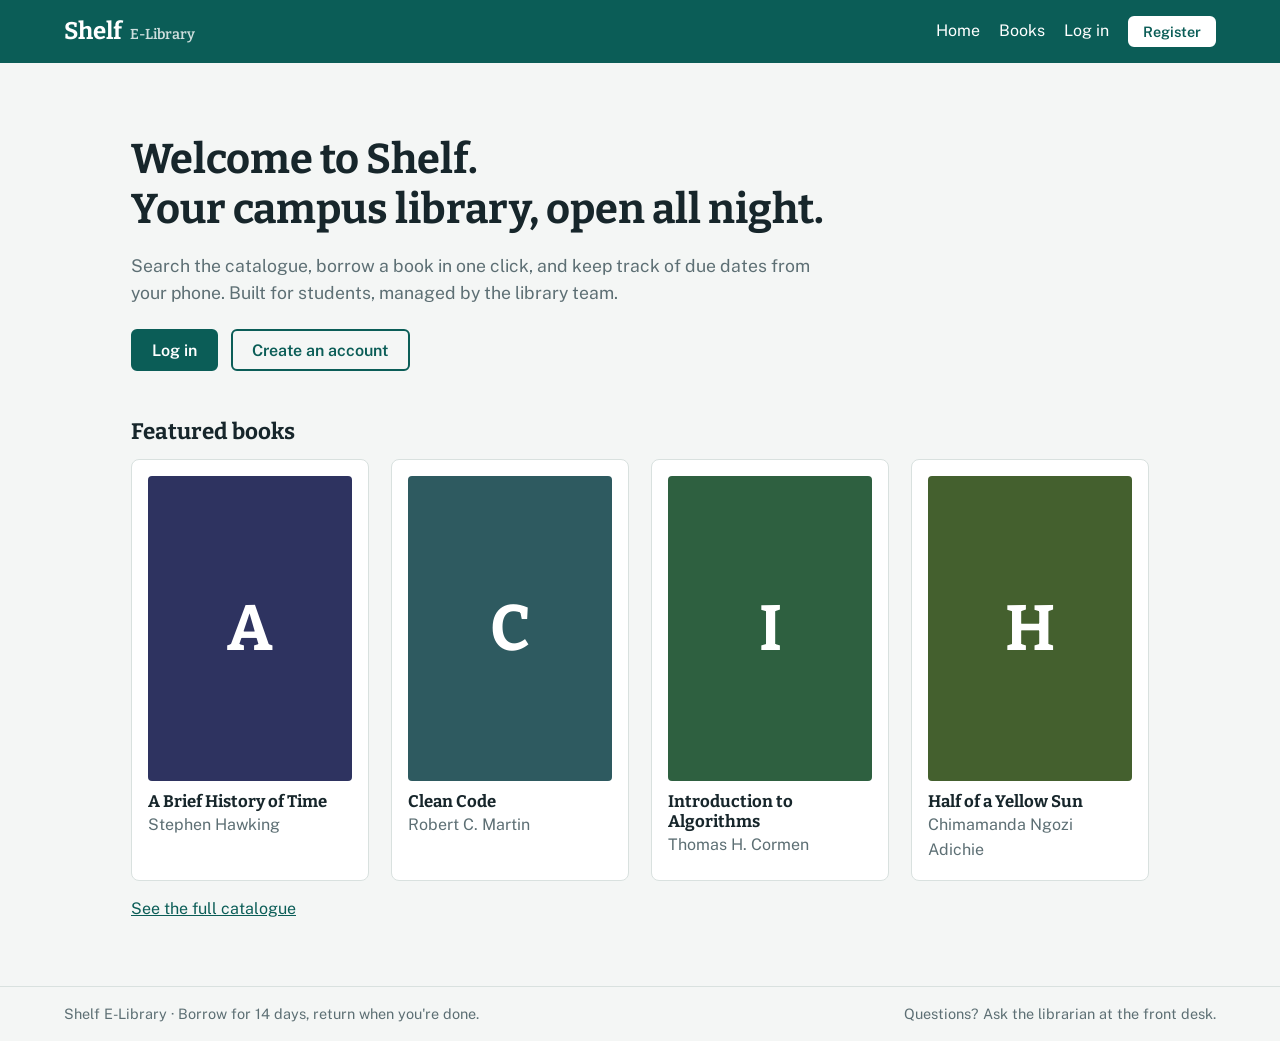
<file: index.html>
<!DOCTYPE html>
<html lang="en">
<head>
<meta charset="utf-8">
<meta name="viewport" content="width=device-width, initial-scale=1">
<title>Home | Shelf E-Library</title>
<link rel="preconnect" href="https://fonts.googleapis.com">
<link href="https://fonts.googleapis.com/css2?family=Bitter:wght@600;700&family=Public+Sans:wght@400;500;600&display=swap" rel="stylesheet">
<link rel="stylesheet" href="assets/style.css">
</head>
<body>
<header class="site" id="hdr"></header>
<main>
<section class="hero">
  <h1>Welcome to Shelf.<br>Your campus library, open all night.</h1>
  <p>Search the catalogue, borrow a book in one click, and keep track of due dates from your phone. Built for students, managed by the library team.</p>
  <div class="actions" id="actions"></div>
</section>
<section>
  <h2>Featured books</h2>
  <div class="grid" id="featured"></div>
  <p><a href="books.html">See the full catalogue</a></p>
</section>
</main>
<footer class="site" id="ftr"></footer>
<script src="assets/app.js"></script>
<script>
document.getElementById('featured').innerHTML = db.books.slice(-4).reverse().map(b =>
  `<article class="book">${cover(b)}<h3>${esc(b.title)}</h3><p class="muted">${esc(b.author)}</p></article>`).join('');
document.getElementById('actions').innerHTML = me()
  ? '<a class="btn" href="books.html">Browse books</a>'
  : '<a class="btn" href="login.html">Log in</a><a class="btn ghost" href="register.html">Create an account</a>';
layout();
</script></body></html>
</file>
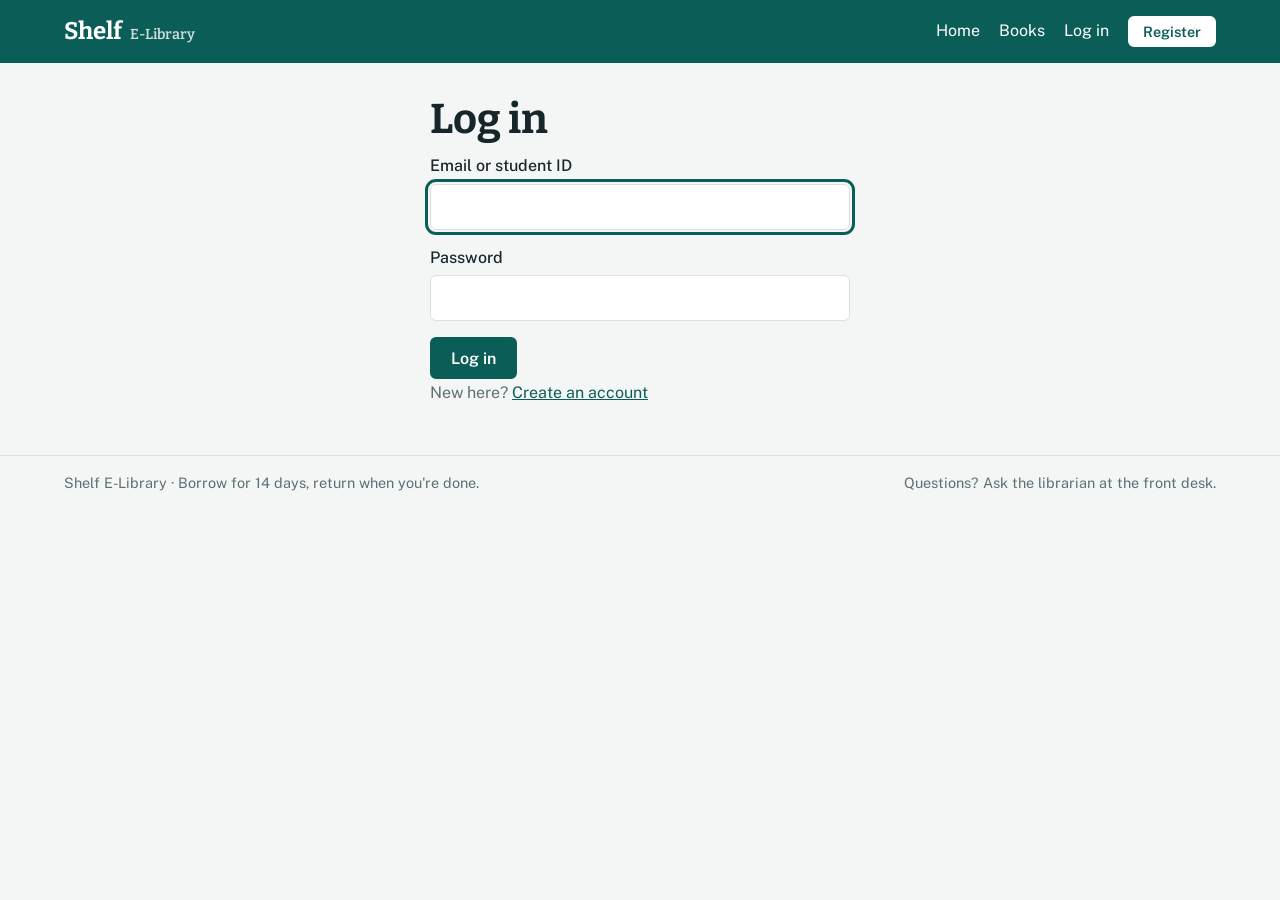
<file: admin.html>
<!DOCTYPE html>
<html lang="en">
<head>
<meta charset="utf-8">
<meta name="viewport" content="width=device-width, initial-scale=1">
<title>Admin | Shelf E-Library</title>
<link rel="preconnect" href="https://fonts.googleapis.com">
<link href="https://fonts.googleapis.com/css2?family=Bitter:wght@600;700&family=Public+Sans:wght@400;500;600&display=swap" rel="stylesheet">
<link rel="stylesheet" href="assets/style.css">
</head>
<body>
<header class="site" id="hdr"></header>
<main>
<section>
  <h1>Admin dashboard</h1>
  <p class="ok" id="msg" hidden></p>
  <div class="stats" id="stats"></div>
  <h2 id="formTitle">Add a book</h2>
  <form class="inline-form" id="bf">
    <label>Title <input name="title" required></label>
    <label>Author <input name="author" required></label>
    <label>Cover image URL (optional) <input name="cover"></label>
    <label>Total copies <input type="number" name="copies" min="1" value="1"></label>
    <button class="btn" id="saveBtn">Add book</button>
    <a href="#" id="cancel" hidden>Cancel</a>
  </form>
  <h2>Books</h2>
  <div class="scroll" id="books"></div>
  <h2>Transactions</h2>
  <div class="scroll" id="tx"></div>
</section>
</main>
<footer class="site" id="ftr"></footer>
<script src="assets/app.js"></script>
<script>
if (requireLogin('admin')) {
  let editId = 0;
  const say = t => { msg.textContent = t; msg.hidden = false; };
  const onLoan = id => db.loans.filter(l => l.bookId === id && !l.returned).length;
  function render() {
    const active = db.loans.filter(l => !l.returned).length;
    stats.innerHTML = [[db.books.length, 'titles'], [db.users.filter(u => u.role === 'student').length, 'registered students'],
      [db.loans.length, 'borrowing records'], [active, 'on loan now']].map(([n, l]) => `<div><strong>${n}</strong> ${l}</div>`).join('');
    books.innerHTML = '<table><tr><th>Title</th><th>Author</th><th>Available</th><th></th></tr>' + db.books.map(b =>
      `<tr><td>${esc(b.title)}</td><td>${esc(b.author)}</td><td>${b.avail} of ${b.total}</td><td class="row-actions">
      <button class="btn small ghost" data-edit="${b.id}">Edit</button><button class="btn small danger" data-del="${b.id}">Delete</button></td></tr>`).join('') + '</table>';
    const rows = [...db.loans].sort((a, b) => (!a.returned === !b.returned) ? b.borrowed.localeCompare(a.borrowed) : (a.returned ? 1 : -1)).slice(0, 50);
    tx.innerHTML = rows.length ? '<table><tr><th>Student</th><th>Book</th><th>Borrowed</th><th>Due</th><th>Status</th></tr>' + rows.map(l => {
      const s = db.users.find(u => u.id === l.userId), b = db.books.find(x => x.id === l.bookId), late = !l.returned && l.due < today();
      return `<tr><td>${esc(s.name)}<br><span class="muted">${esc(s.studentId)}</span></td><td>${esc(b.title)}</td><td>${l.borrowed}</td>
      <td class="${late ? 'late' : ''}">${l.due}</td><td>${l.returned ? 'Returned ' + l.returned
      : `<button class="btn small" data-ret="${l.id}">${late ? 'Overdue: mark returned' : 'Mark returned'}</button>`}</td></tr>`;
    }).join('') + '</table>' : '<p class="muted">No borrowing yet. Loans will appear here.</p>';
  }
  function resetForm() { editId = 0; bf.reset(); bf.copies.value = 1; formTitle.textContent = 'Add a book'; saveBtn.textContent = 'Add book'; cancel.hidden = true; }
  bf.onsubmit = e => {
    e.preventDefault();
    const t = bf.title.value.trim(), a = bf.author.value.trim(), c = Math.max(1, +bf.copies.value || 1), cv = bf.cover.value.trim();
    if (editId) {
      const out = onLoan(editId);
      if (c < out) return say(`${out} copies are on loan, so total copies can't go below ${out}.`);
      Object.assign(db.books.find(b => b.id === editId), { title: t, author: a, cover: cv, total: c, avail: c - out });
      say('Book updated.');
    } else {
      db.books.push({ id: db.nextId++, title: t, author: a, cover: cv, total: c, avail: c });
      say('Book added.');
    }
    save(); resetForm(); render();
  };
  cancel.onclick = e => { e.preventDefault(); resetForm(); };
  document.body.addEventListener('click', e => {
    const d = e.target.dataset;
    if (d.edit) {
      const b = db.books.find(x => x.id === +d.edit); editId = b.id;
      bf.title.value = b.title; bf.author.value = b.author; bf.cover.value = b.cover; bf.copies.value = b.total;
      formTitle.textContent = 'Edit book'; saveBtn.textContent = 'Save changes'; cancel.hidden = false; bf.scrollIntoView();
    } else if (d.del) {
      const id = +d.del;
      if (db.loans.some(l => l.bookId === id)) return say("This book has borrowing records, so it can't be deleted. Set its copies to match what is on loan instead.");
      if (confirm('Delete this book?')) { db.books = db.books.filter(b => b.id !== id); save(); say('Book deleted.'); render(); }
    } else if (d.ret) {
      say(returnBook(+d.ret) ? 'Marked as returned.' : 'That loan was already returned.'); render();
    }
  });
  render();
}
layout();
</script></body></html>
</file>
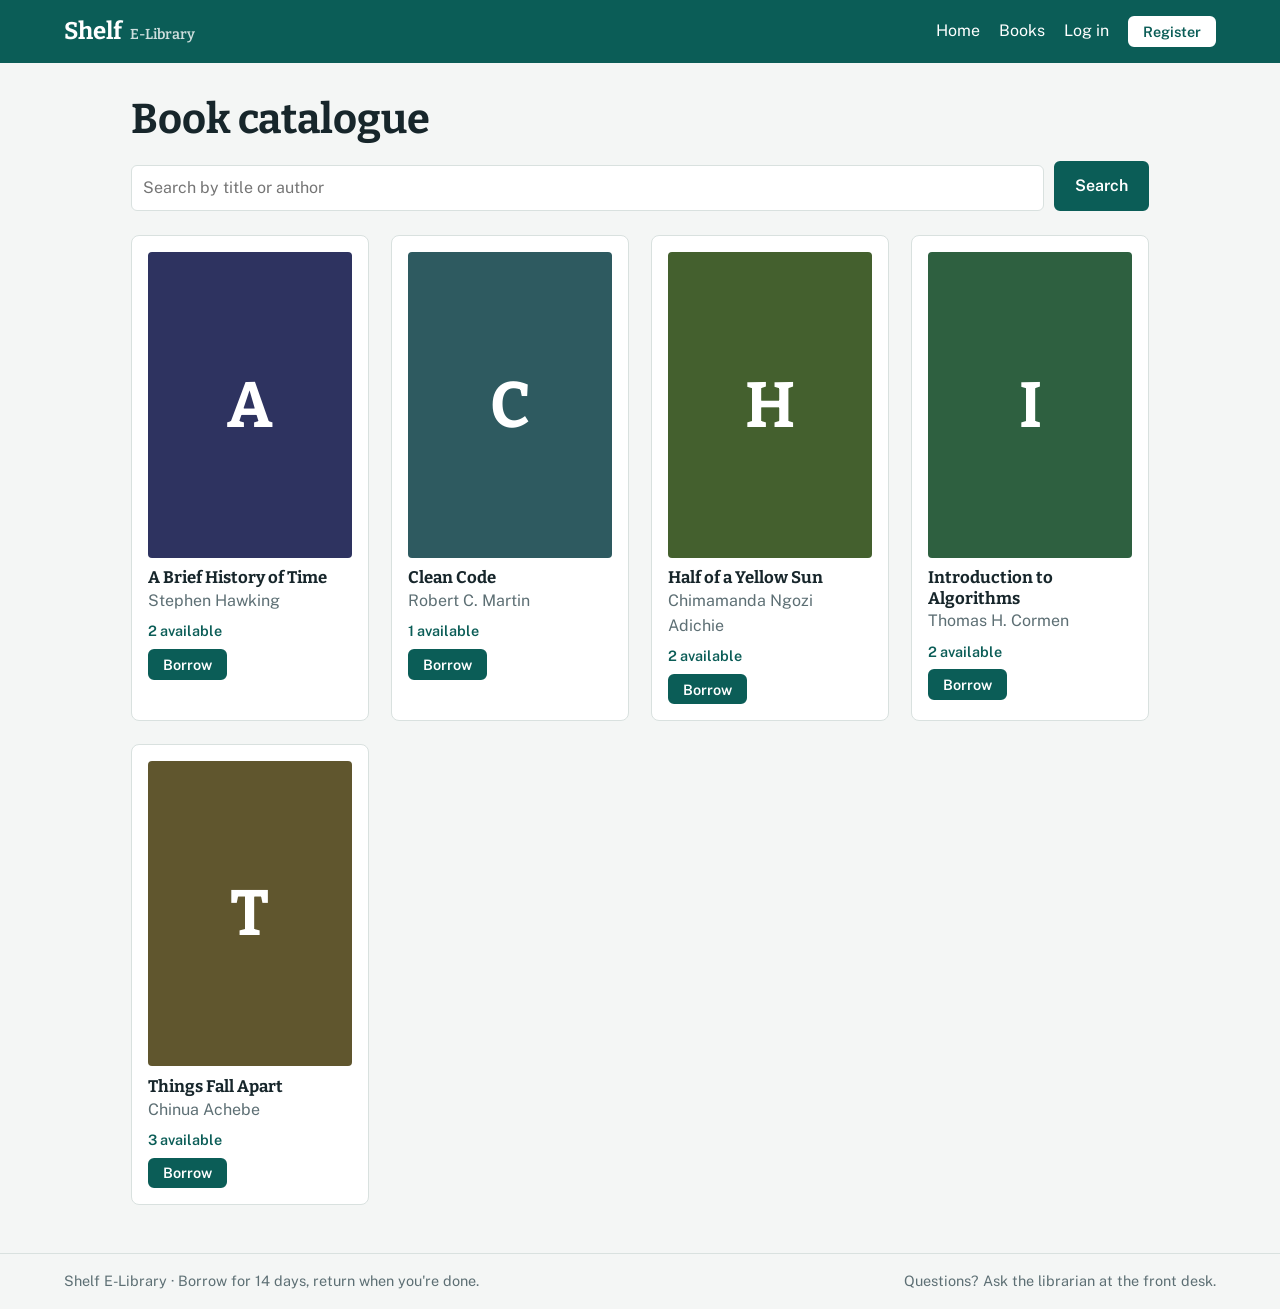
<file: books.html>
<!DOCTYPE html>
<html lang="en">
<head>
<meta charset="utf-8">
<meta name="viewport" content="width=device-width, initial-scale=1">
<title>Books | Shelf E-Library</title>
<link rel="preconnect" href="https://fonts.googleapis.com">
<link href="https://fonts.googleapis.com/css2?family=Bitter:wght@600;700&family=Public+Sans:wght@400;500;600&display=swap" rel="stylesheet">
<link rel="stylesheet" href="assets/style.css">
</head>
<body>
<header class="site" id="hdr"></header>
<main>
<section>
  <h1>Book catalogue</h1>
  <form class="search" id="sf">
    <input type="search" id="q" placeholder="Search by title or author">
    <button class="btn">Search</button>
  </form>
  <p class="ok" id="msg" hidden></p>
  <div class="grid" id="list"></div>
</section>
</main>
<footer class="site" id="ftr"></footer>
<script src="assets/app.js"></script>
<script>
function render() {
  const q = document.getElementById('q').value.trim().toLowerCase();
  const rows = db.books.filter(b => (b.title + ' ' + b.author).toLowerCase().includes(q)).sort((a, b) => a.title.localeCompare(b.title));
  list.innerHTML = rows.map(b => { const ok = b.avail > 0; return `<article class="book">${cover(b)}
    <h3>${esc(b.title)}</h3><p class="muted">${esc(b.author)}</p>
    <p class="status ${ok ? 'in' : 'out'}">${ok ? b.avail + ' available' : 'All copies borrowed'}</p>
    <button class="btn small" data-id="${b.id}" ${ok ? '' : 'disabled'}>Borrow</button></article>`; }).join('')
    || `<p class="muted">No books match "${esc(q)}". Try a different title or author.</p>`;
}
function say(t) { msg.textContent = t; msg.hidden = false; }
sf.onsubmit = e => { e.preventDefault(); render(); };
q.oninput = render;
list.onclick = e => {
  const id = +e.target.dataset.id; if (!id) return;
  const u = me();
  if (!u) { location.href = 'login.html'; return; }
  if (u.role !== 'student') return say('Only student accounts can borrow books.');
  const b = db.books.find(x => x.id === id);
  if (db.loans.some(l => l.userId === u.id && l.bookId === id && !l.returned)) return say('You already have this book.');
  if (b.avail < 1) return say('No copies are available right now.');
  b.avail--;
  db.loans.push({ id: db.nextId++, userId: u.id, bookId: id, borrowed: today(), due: addDays(LOAN_DAYS), returned: null });
  save(); render(); say('Borrowed. Due back in ' + LOAN_DAYS + ' days.');
};
render(); layout();
</script></body></html>
</file>
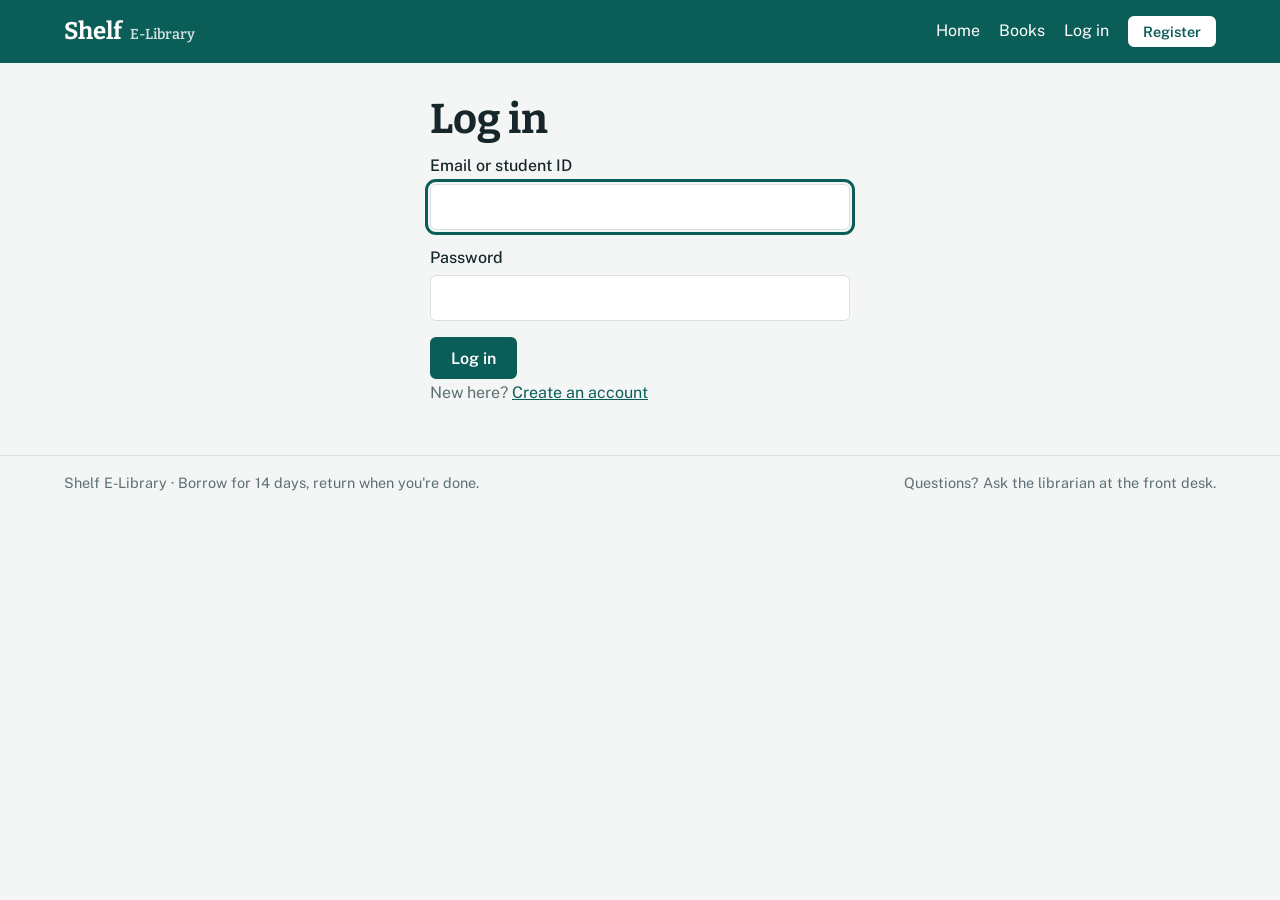
<file: dashboard.html>
<!DOCTYPE html>
<html lang="en">
<head>
<meta charset="utf-8">
<meta name="viewport" content="width=device-width, initial-scale=1">
<title>My books | Shelf E-Library</title>
<link rel="preconnect" href="https://fonts.googleapis.com">
<link href="https://fonts.googleapis.com/css2?family=Bitter:wght@600;700&family=Public+Sans:wght@400;500;600&display=swap" rel="stylesheet">
<link rel="stylesheet" href="assets/style.css">
</head>
<body>
<header class="site" id="hdr"></header>
<main>
<section>
  <h1 id="hello"></h1>
  <p class="muted" id="profile"></p>
  <p class="ok" id="msg" hidden></p>
  <h2>Currently borrowed</h2>
  <div id="cur"></div>
  <h2>Borrowing history</h2>
  <div id="his"></div>
</section>
</main>
<footer class="site" id="ftr"></footer>
<script src="assets/app.js"></script>
<script>
const u = requireLogin('student');
if (u) {
  hello.textContent = 'Hello, ' + u.name;
  profile.textContent = `Student ID ${u.studentId} · ${u.email} · Member since ${u.created}`;
  function render() {
    const mine = db.loans.filter(l => l.userId === u.id).map(l => ({ ...l, book: db.books.find(b => b.id === l.bookId) }));
    const cu = mine.filter(l => !l.returned).sort((a, b) => a.due.localeCompare(b.due));
    const hi = mine.filter(l => l.returned).sort((a, b) => b.returned.localeCompare(a.returned));
    cur.innerHTML = cu.length ? `<div class="scroll"><table><tr><th>Title</th><th>Borrowed</th><th>Due</th><th></th></tr>` + cu.map(l => {
      const late = l.due < today();
      return `<tr><td>${esc(l.book.title)}<br><span class="muted">${esc(l.book.author)}</span></td><td>${l.borrowed}</td>
      <td class="${late ? 'late' : ''}">${l.due}${late ? ' (overdue)' : ''}</td><td><button class="btn small" data-id="${l.id}">Return</button></td></tr>`;
    }).join('') + '</table></div>' : '<p class="muted">You have no books out. <a href="books.html">Find something to read.</a></p>';
    his.innerHTML = hi.length ? `<div class="scroll"><table><tr><th>Title</th><th>Borrowed</th><th>Returned</th></tr>` +
      hi.map(l => `<tr><td>${esc(l.book.title)}</td><td>${l.borrowed}</td><td>${l.returned}</td></tr>`).join('') + '</table></div>'
      : '<p class="muted">Returned books will show up here.</p>';
  }
  cur.onclick = e => {
    const id = +e.target.dataset.id; if (!id) return;
    msg.textContent = returnBook(id, u.id) ? 'Book returned. Thank you.' : 'That loan could not be found.';
    msg.hidden = false; render();
  };
  render();
}
layout();
</script></body></html>
</file>
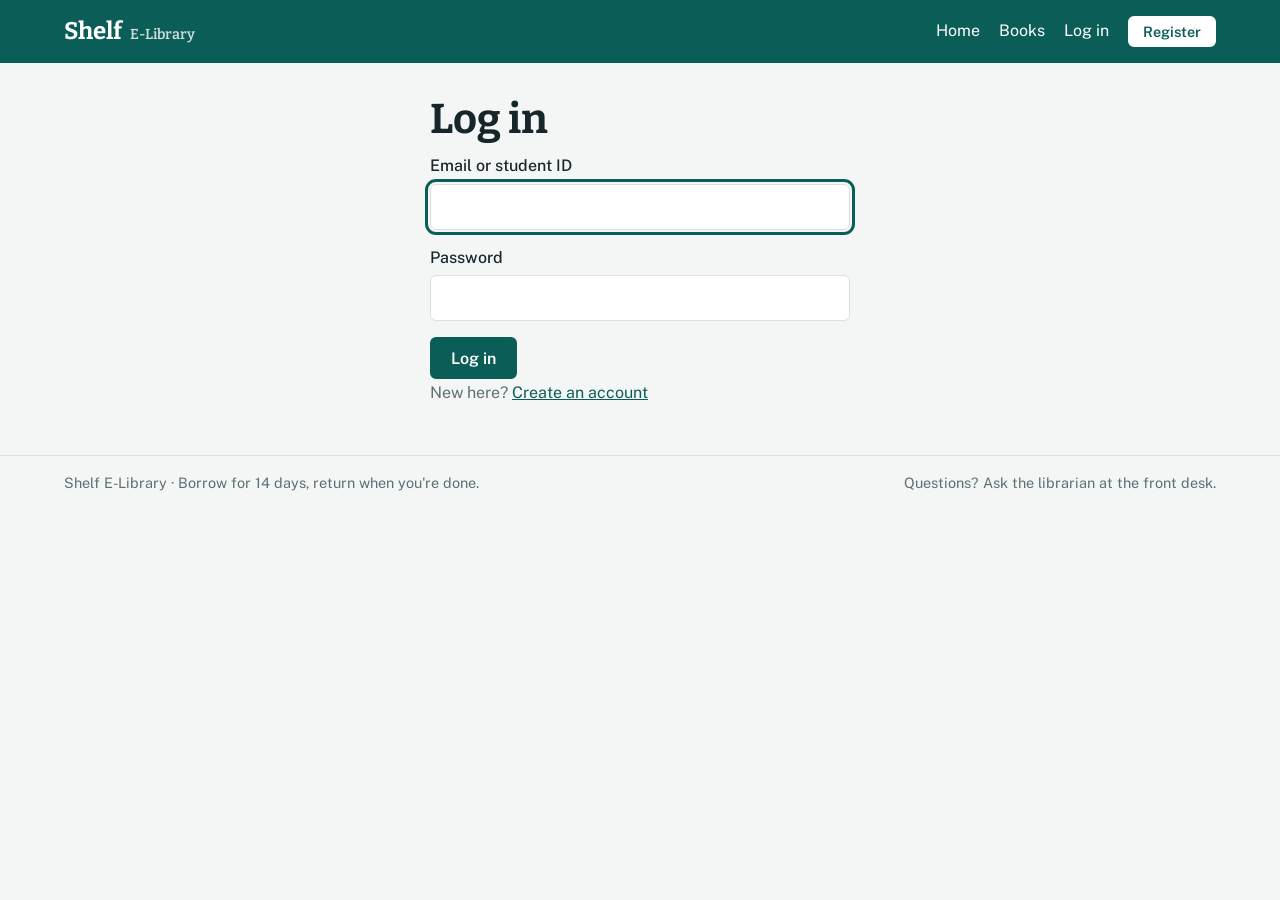
<file: login.html>
<!DOCTYPE html>
<html lang="en">
<head>
<meta charset="utf-8">
<meta name="viewport" content="width=device-width, initial-scale=1">
<title>Log in | Shelf E-Library</title>
<link rel="preconnect" href="https://fonts.googleapis.com">
<link href="https://fonts.googleapis.com/css2?family=Bitter:wght@600;700&family=Public+Sans:wght@400;500;600&display=swap" rel="stylesheet">
<link rel="stylesheet" href="assets/style.css">
</head>
<body>
<header class="site" id="hdr"></header>
<main>
<section class="narrow">
  <h1>Log in</h1>
  <p class="ok" id="ok" hidden></p>
  <p class="alert" id="err" hidden></p>
  <form id="f">
    <label>Email or student ID <input name="login" required autofocus></label>
    <label>Password <input type="password" name="password" required></label>
    <button class="btn">Log in</button>
  </form>
  <p class="muted">New here? <a href="register.html">Create an account</a></p>
</section>
</main>
<footer class="site" id="ftr"></footer>
<script src="assets/app.js"></script>
<script>
const fm = takeFlash(); if (fm) { ok.textContent = fm; ok.hidden = false; }
f.onsubmit = e => {
  e.preventDefault();
  const id = f.login.value.trim().toLowerCase();
  const u = db.users.find(x => (x.email.toLowerCase() === id || x.studentId.toLowerCase() === id) && x.password === f.password.value);
  if (!u) { err.textContent = 'Email, student ID or password is incorrect.'; err.hidden = false; return; }
  localStorage.setItem(SKEY, u.id);
  location.href = u.role === 'admin' ? 'admin.html' : 'dashboard.html';
};
layout();
</script></body></html>
</file>
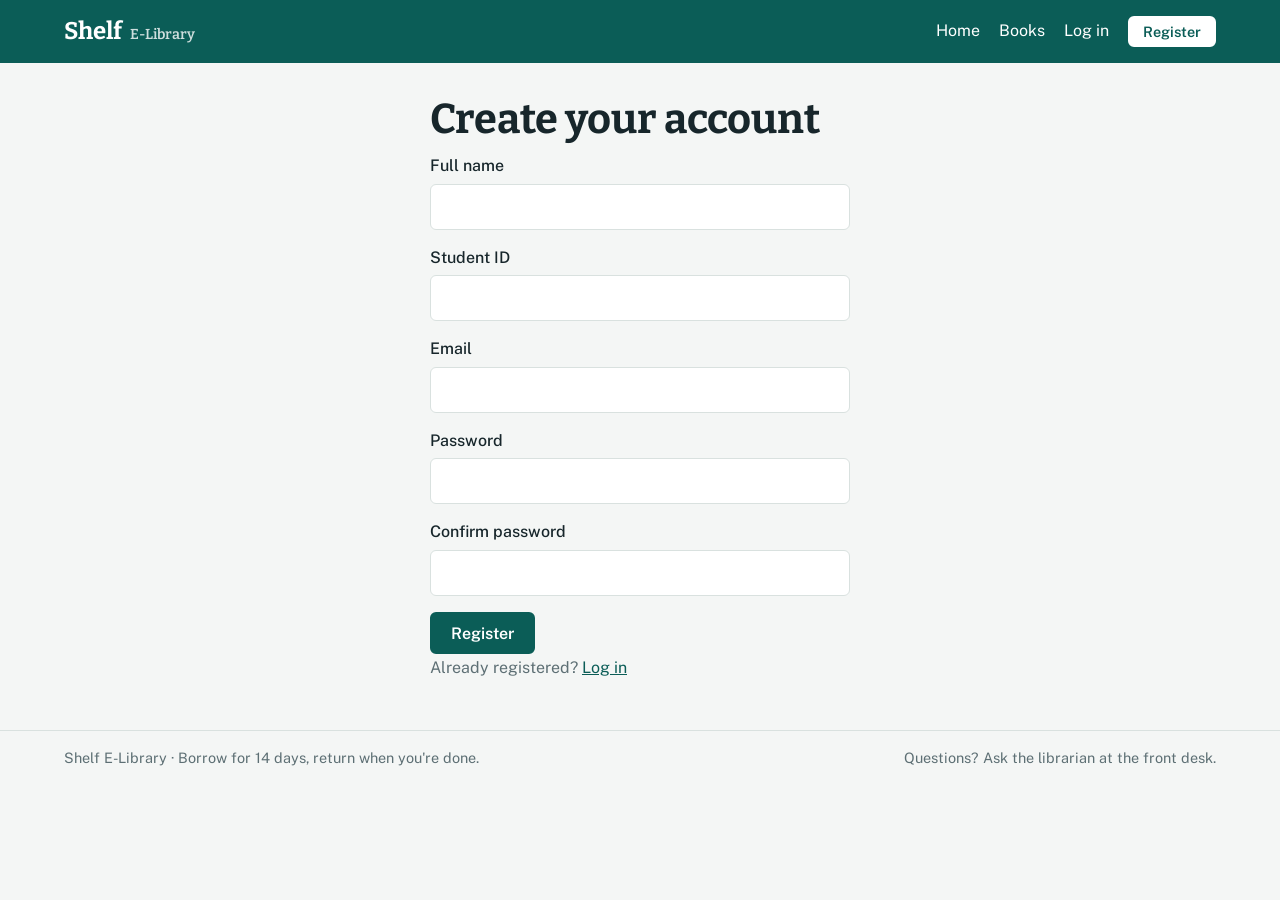
<file: register.html>
<!DOCTYPE html>
<html lang="en">
<head>
<meta charset="utf-8">
<meta name="viewport" content="width=device-width, initial-scale=1">
<title>Register | Shelf E-Library</title>
<link rel="preconnect" href="https://fonts.googleapis.com">
<link href="https://fonts.googleapis.com/css2?family=Bitter:wght@600;700&family=Public+Sans:wght@400;500;600&display=swap" rel="stylesheet">
<link rel="stylesheet" href="assets/style.css">
</head>
<body>
<header class="site" id="hdr"></header>
<main>
<section class="narrow">
  <h1>Create your account</h1>
  <div id="errs"></div>
  <form id="f">
    <label>Full name <input name="name" required></label>
    <label>Student ID <input name="sid" required></label>
    <label>Email <input type="email" name="email" required></label>
    <label>Password <input type="password" name="pw" minlength="8" required></label>
    <label>Confirm password <input type="password" name="pw2" minlength="8" required></label>
    <button class="btn">Register</button>
  </form>
  <p class="muted">Already registered? <a href="login.html">Log in</a></p>
</section>
</main>
<footer class="site" id="ftr"></footer>
<script src="assets/app.js"></script>
<script>
f.onsubmit = e => {
  e.preventDefault();
  const name = f.name.value.trim(), sid = f.sid.value.trim(), email = f.email.value.trim(), err = [];
  if (f.pw.value.length < 8) err.push('Use a password of at least 8 characters.');
  if (f.pw.value !== f.pw2.value) err.push('The passwords do not match.');
  if (db.users.some(u => u.email.toLowerCase() === email.toLowerCase() || u.studentId.toLowerCase() === sid.toLowerCase()))
    err.push('That email or student ID is already registered. Try logging in.');
  errs.innerHTML = err.map(m => `<p class="alert">${esc(m)}</p>`).join('');
  if (err.length) return;
  db.users.push({ id: db.nextId++, name, studentId: sid, email, password: f.pw.value, role: 'student', created: today() });
  save(); flash('Account created. Log in to start borrowing.');
  location.href = 'login.html';
};
layout();
</script></body></html>
</file>
<file: assets/style.css>
:root{--bg:#f4f6f5;--card:#fff;--ink:#17262b;--muted:#5d6f74;--line:#d9e1df;--accent:#0b5d57;--accent-ink:#fff;--warn:#b3361b;--ok:#0b5d57}
@media (prefers-color-scheme:dark){:root{--bg:#10191c;--card:#172428;--ink:#e8efee;--muted:#9bb0b3;--line:#2a3b40;--accent:#4fc3b8;--accent-ink:#06201d;--warn:#ff8a70;--ok:#4fc3b8}}
*{box-sizing:border-box}
body{margin:0;background:var(--bg);color:var(--ink);font:16px/1.55 "Public Sans",system-ui,sans-serif}
h1,h2,h3,.brand{font-family:Bitter,Georgia,serif;line-height:1.2}
h1{font-size:clamp(1.8rem,4vw,2.6rem);margin:0 0 .6rem}h2{font-size:1.4rem;margin:2rem 0 .8rem}h3{font-size:1.05rem;margin:.6rem 0 .1rem}
a{color:var(--accent)}a:focus-visible,button:focus-visible,input:focus-visible{outline:3px solid var(--accent);outline-offset:2px}
header.site,footer.site{display:flex;flex-wrap:wrap;gap:1rem;justify-content:space-between;align-items:center;padding:1rem clamp(1rem,5vw,4rem)}
header.site{background:var(--accent);color:var(--accent-ink)}
header.site a{color:var(--accent-ink);text-decoration:none}
.brand{font-size:1.5rem;font-weight:700}.brand span{font-weight:600;font-size:.9rem;margin-left:.5rem;opacity:.8}
nav{display:flex;gap:1.2rem;align-items:center}nav a:hover{text-decoration:underline}
main{max-width:1050px;margin:0 auto;padding:2rem 1rem 3rem}
footer.site{border-top:1px solid var(--line);color:var(--muted);font-size:.9rem}footer p{margin:0}
.hero{padding:2.5rem 0 1rem;max-width:700px}.hero p{font-size:1.1rem;color:var(--muted)}
.actions{display:flex;gap:.8rem;margin-top:1.4rem;flex-wrap:wrap}
.btn{display:inline-block;background:var(--accent);color:var(--accent-ink)!important;border:2px solid var(--accent);padding:.6rem 1.2rem;border-radius:6px;font:600 1rem "Public Sans",sans-serif;text-decoration:none;cursor:pointer}
header.site .btn{background:var(--accent-ink);color:var(--accent)!important;border-color:var(--accent-ink)}
.btn.small{padding:.3rem .8rem;font-size:.9rem}.btn.ghost{background:transparent;color:var(--accent)!important}
.btn.danger{background:var(--warn);border-color:var(--warn);color:#fff!important}.btn[disabled]{opacity:.45;cursor:not-allowed}
.grid{display:grid;grid-template-columns:repeat(auto-fill,minmax(190px,1fr));gap:1.4rem}
.book{background:var(--card);border:1px solid var(--line);border-radius:8px;padding:1rem}
.cover{display:grid;place-items:center;width:100%;aspect-ratio:2/3;border-radius:4px;object-fit:cover;background:hsl(var(--h,180) 35% 28%);color:#fff;font:700 4rem Bitter,serif}
.muted{color:var(--muted);margin:.1rem 0}.status{font-weight:600;font-size:.9rem;margin:.4rem 0}.status.in{color:var(--ok)}.status.out{color:var(--warn)}
.search{display:flex;gap:.6rem;margin:1rem 0 1.5rem}.search input{flex:1}
.narrow{max-width:420px;margin:0 auto}
label{display:block;font-weight:500;margin-bottom:1rem}
input{display:block;width:100%;margin-top:.3rem;padding:.6rem .7rem;border:1px solid var(--line);border-radius:6px;background:var(--card);color:var(--ink);font:inherit}
.alert,.ok{padding:.6rem .9rem;border-radius:6px;border:1px solid;margin:.8rem 0}
.alert{color:var(--warn);border-color:var(--warn)}.ok{color:var(--ok);border-color:var(--ok)}
.scroll{overflow-x:auto}table{width:100%;border-collapse:collapse;background:var(--card);border:1px solid var(--line)}
th,td{text-align:left;padding:.7rem .8rem;border-bottom:1px solid var(--line);vertical-align:top}th{font-weight:600;background:var(--bg)}
td form{margin:0}.late{color:var(--warn);font-weight:600}.row-actions{display:flex;gap:.5rem}
.stats{display:grid;grid-template-columns:repeat(auto-fit,minmax(180px,1fr));gap:1rem;margin:1.2rem 0}
.stats div{background:var(--card);border:1px solid var(--line);border-radius:8px;padding:1rem;color:var(--muted)}.stats strong{display:block;font:700 2rem Bitter,serif;color:var(--ink)}
.inline-form{display:grid;grid-template-columns:repeat(auto-fit,minmax(200px,1fr));gap:0 1rem;align-items:end}
@media (max-width:560px){header.site,nav{gap:.6rem}}
</file>
